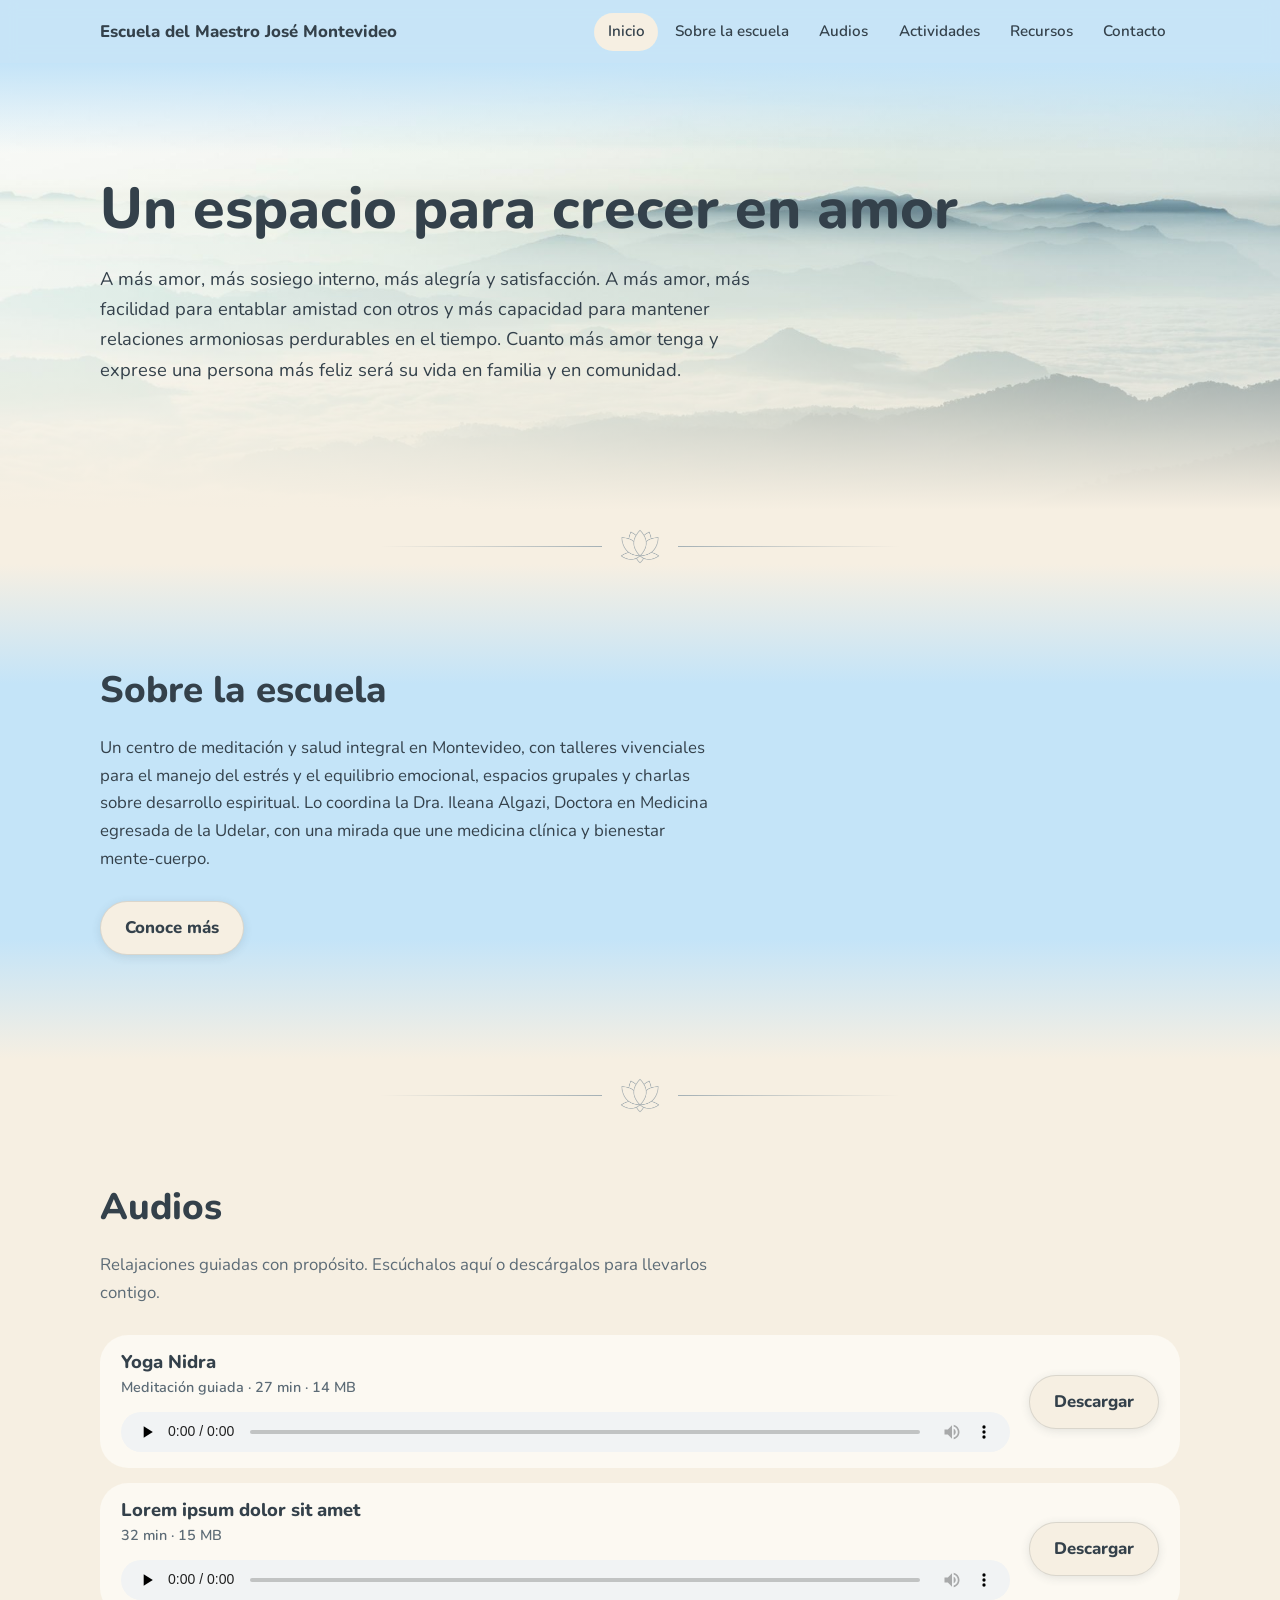
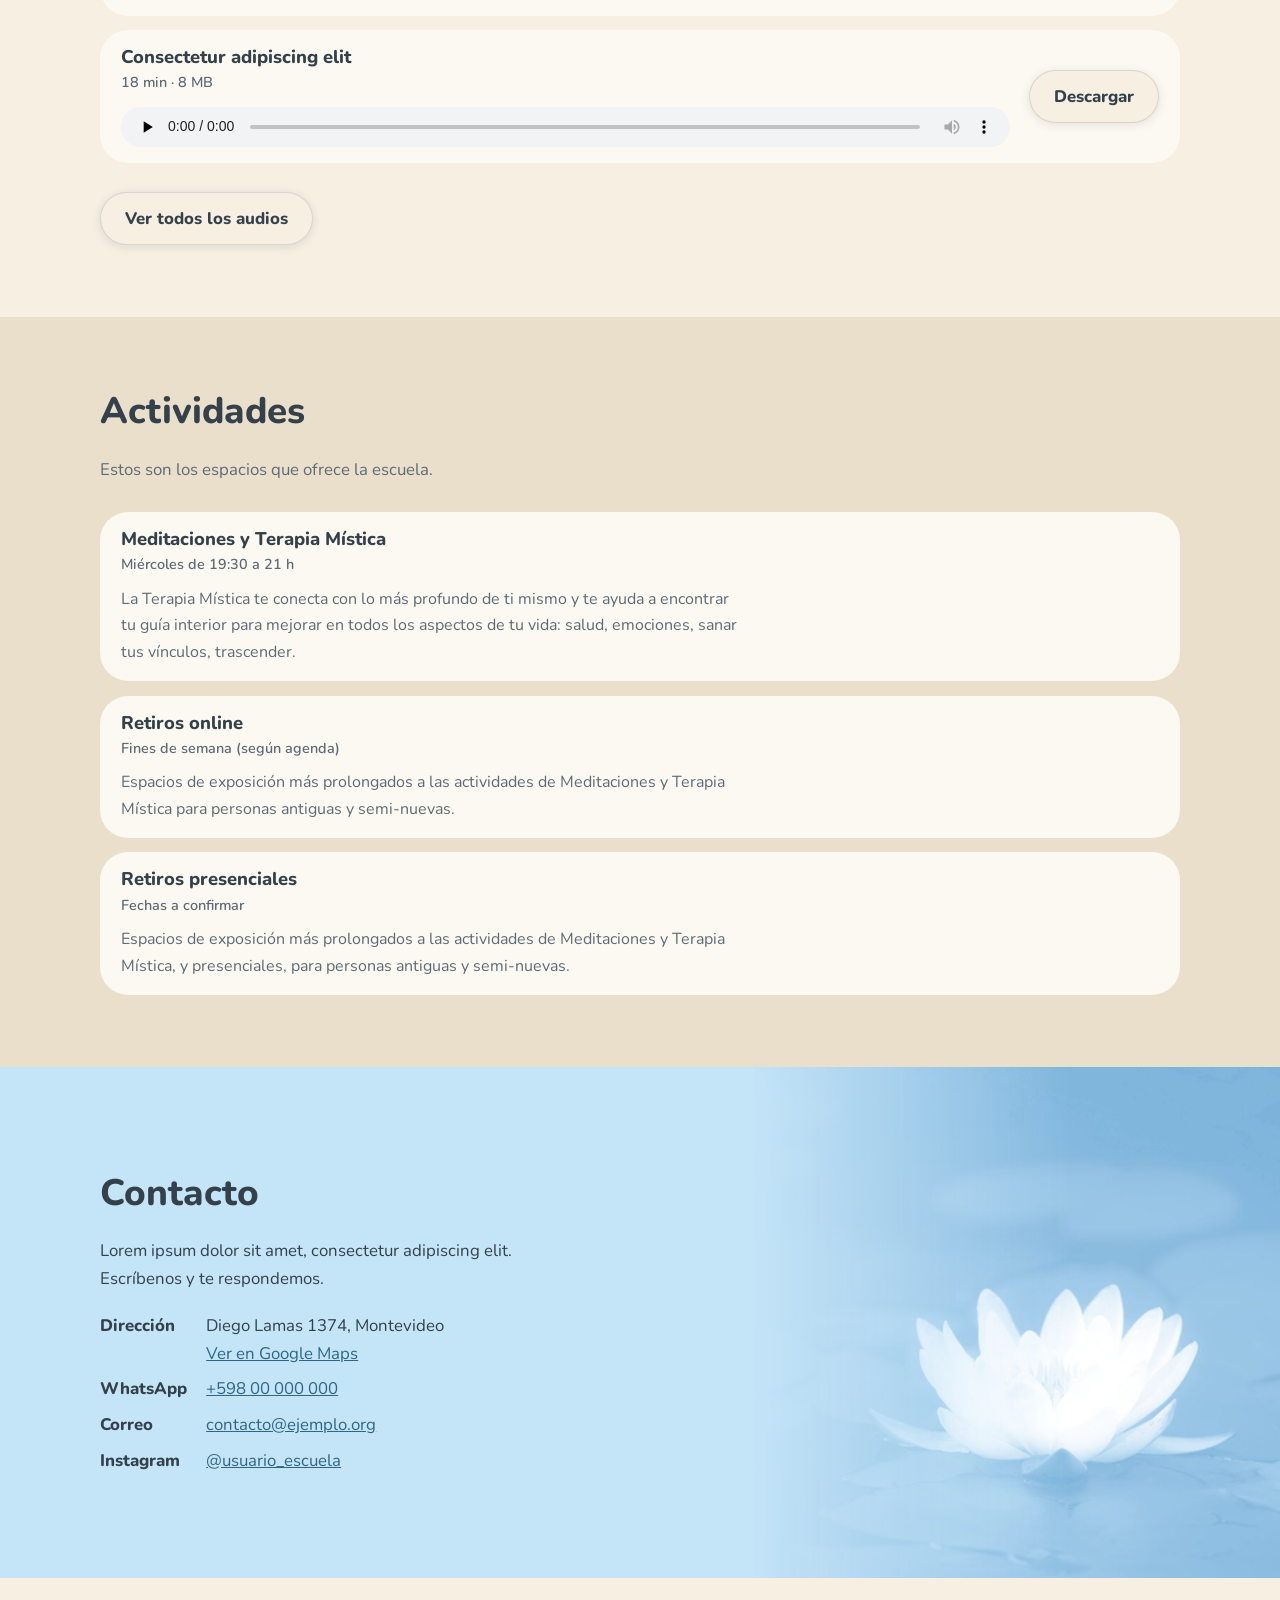
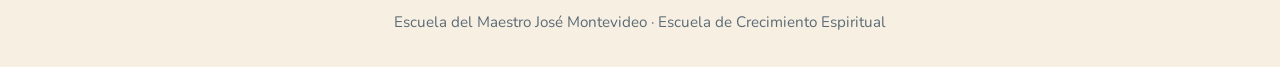
<file: index.html>
<!DOCTYPE html>
<html lang="es">
<head>
<meta charset="utf-8">
<meta name="viewport" content="width=device-width, initial-scale=1">
<title>Escuela del Maestro José Montevideo</title>
<link rel="preconnect" href="https://fonts.googleapis.com">
<link rel="preconnect" href="https://fonts.gstatic.com" crossorigin>
<link href="https://fonts.googleapis.com/css2?family=Nunito:wght@400;600;800&display=swap" rel="stylesheet">
<link rel="stylesheet" href="styles.css?v=12">
</head>
<body>

<header>
  <nav class="wrap" aria-label="Principal">
    <a class="marca" href="index.html">Escuela del Maestro José Montevideo</a>
    <ul><li><a href="index.html" aria-current="page">Inicio</a></li><li><a href="sobre-la-escuela.html">Sobre la escuela</a></li><li><a href="audios.html">Audios</a></li><li><a href="index.html#actividades">Actividades</a></li><li><a href="recursos.html">Recursos</a></li><li><a href="index.html#contacto">Contacto</a></li></ul>
  </nav>
</header>

<main>


<section id="inicio" class="hero fondo nubes">
  <div class="wrap">
    <div>
      <h1>Un espacio para crecer en amor</h1>
      <p>A más amor, más sosiego interno, más alegría y satisfacción. A más amor, más facilidad para entablar amistad con otros y más capacidad para mantener relaciones armoniosas perdurables en el tiempo. Cuanto más amor tenga y exprese una persona más feliz será su vida en familia y en comunidad.</p>
    </div>
  </div>
</section>
<div class="divisor" aria-hidden="true">
  <img src="img/loto-separador.png" alt="" width="40" height="35">
</div>

<section id="escuela" class="celeste">
  <div class="wrap">
    <div>
      <h2>Sobre la escuela</h2>
      <p>Un centro de meditación y salud integral en Montevideo, con talleres vivenciales para el manejo del estrés y el equilibrio emocional, espacios grupales y charlas sobre desarrollo espiritual. Lo coordina la Dra. Ileana Algazi, Doctora en Medicina egresada de la Udelar, con una mirada que une medicina clínica y bienestar mente-cuerpo.</p>
      <div class="mas"><a class="btn" href="sobre-la-escuela.html">Conoce más</a></div>
    </div>
  </div>
</section>
<div class="divisor" aria-hidden="true">
  <img src="img/loto-separador.png" alt="" width="40" height="35">
</div>

<section id="audios">
  <div class="wrap">
    <h2>Audios</h2>
    <p style="margin-bottom:1.8rem;color:var(--suave)">Relajaciones guiadas con propósito. Escúchalos aquí o descárgalos para llevarlos contigo.</p>
    <ul class="lista">
      <li class="fila"><div class="txt"><h3>Yoga Nidra</h3><small>Meditación guiada · 27 min · 14 MB</small><audio controls preload="none" src="audios/yoga-nidra.mp3">Tu navegador no puede reproducir audio.</audio></div><a class="btn" href="audios/yoga-nidra.mp3" download>Descargar</a></li>
      <li class="fila"><div class="txt"><h3>Lorem ipsum dolor sit amet</h3><small>32 min · 15 MB</small><audio controls preload="none" src="audios/charla-01.mp3">Tu navegador no puede reproducir audio.</audio></div><a class="btn" href="audios/charla-01.mp3" download>Descargar</a></li>
      <li class="fila"><div class="txt"><h3>Consectetur adipiscing elit</h3><small>18 min · 8 MB</small><audio controls preload="none" src="audios/charla-02.mp3">Tu navegador no puede reproducir audio.</audio></div><a class="btn" href="audios/charla-02.mp3" download>Descargar</a></li>
    </ul>
    <div class="mas"><a class="btn" href="audios.html">Ver todos los audios</a></div>
  </div>
</section>

<section id="actividades" class="arena2">
  <div class="wrap">
    <h2>Actividades</h2>
    <p style="margin-bottom:1.8rem;color:var(--suave)">Estos son los espacios que ofrece la escuela.</p>
    <ul class="lista">
      <li class="fila"><div class="txt"><h3>Meditaciones y Terapia Mística</h3><small>Miércoles de 19:30 a 21 h</small><p>La Terapia Mística te conecta con lo más profundo de ti mismo y te ayuda a encontrar tu guía interior para mejorar en todos los aspectos de tu vida: salud, emociones, sanar tus vínculos, trascender.</p></div></li>
      <li class="fila"><div class="txt"><h3>Retiros online</h3><small>Fines de semana (según agenda)</small><p>Espacios de exposición más prolongados a las actividades de Meditaciones y Terapia Mística para personas antiguas y semi-nuevas.</p></div></li>
      <li class="fila"><div class="txt"><h3>Retiros presenciales</h3><small>Fechas a confirmar</small><p>Espacios de exposición más prolongados a las actividades de Meditaciones y Terapia Mística, y presenciales, para personas antiguas y semi-nuevas.</p></div></li>
    </ul>
  </div>
</section>

<section id="contacto" class="celeste contacto">
  <div class="wrap">
    <div>
      <h2>Contacto</h2>
      <p>Lorem ipsum dolor sit amet, consectetur adipiscing elit. Escríbenos y te respondemos.</p>
      <dl>
        <dt>Dirección</dt><dd>Diego Lamas 1374, Montevideo<br><a href="https://www.google.com/maps/search/?api=1&amp;query=Diego+Lamas+1374+Montevideo" target="_blank" rel="noopener">Ver en Google Maps</a></dd>
        <dt>WhatsApp</dt><dd><a href="https://wa.me/59800000000">+598 00 000 000</a></dd>
        <dt>Correo</dt><dd><a href="mailto:contacto@ejemplo.org">contacto@ejemplo.org</a></dd>
        <dt>Instagram</dt><dd><a href="https://www.instagram.com/usuario_escuela" target="_blank" rel="noopener">@usuario_escuela</a></dd>
      </dl>
    </div>
  </div>
</section>


</main>

<footer><div class="wrap">Escuela del Maestro José Montevideo · Escuela de Crecimiento Espiritual</div></footer>

</body>
</html>
</file>
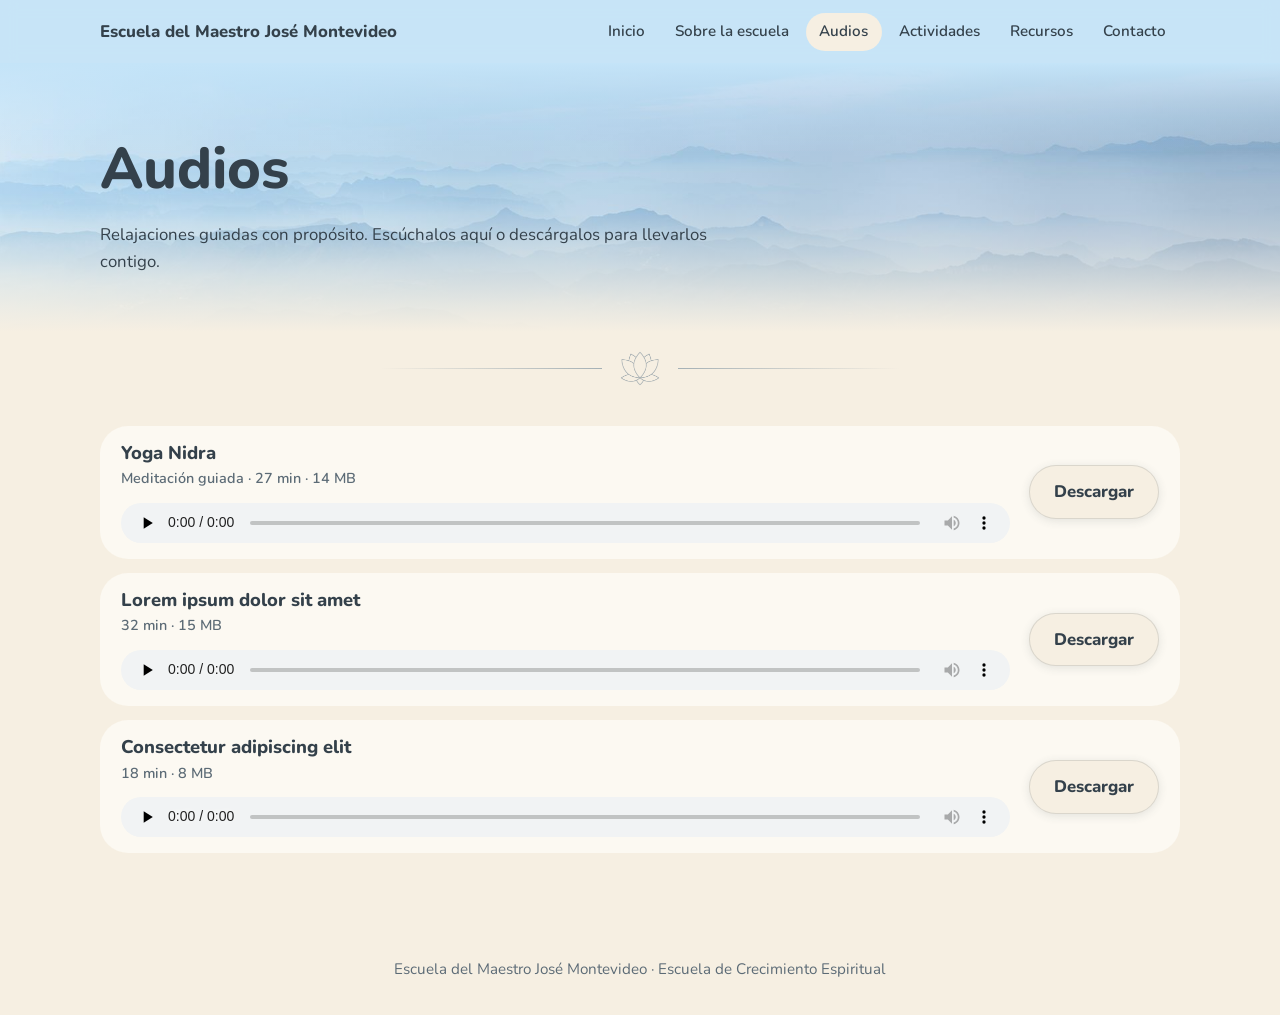
<file: audios.html>
<!DOCTYPE html>
<html lang="es">
<head>
<meta charset="utf-8">
<meta name="viewport" content="width=device-width, initial-scale=1">
<title>Audios · Escuela del Maestro José Montevideo</title>
<link rel="preconnect" href="https://fonts.googleapis.com">
<link rel="preconnect" href="https://fonts.gstatic.com" crossorigin>
<link href="https://fonts.googleapis.com/css2?family=Nunito:wght@400;600;800&display=swap" rel="stylesheet">
<link rel="stylesheet" href="styles.css?v=12">
</head>
<body>

<header>
  <nav class="wrap" aria-label="Principal">
    <a class="marca" href="index.html">Escuela del Maestro José Montevideo</a>
    <ul><li><a href="index.html">Inicio</a></li><li><a href="sobre-la-escuela.html">Sobre la escuela</a></li><li><a href="audios.html" aria-current="page">Audios</a></li><li><a href="index.html#actividades">Actividades</a></li><li><a href="recursos.html">Recursos</a></li><li><a href="index.html#contacto">Contacto</a></li></ul>
  </nav>
</header>

<main>
<section class="cabecera fondo cielo">
  <div class="wrap">
    <h1>Audios</h1>
    <p style="margin-top:1rem">Relajaciones guiadas con propósito. Escúchalos aquí o descárgalos para llevarlos contigo.</p>
  </div>
</section>
<div class="divisor" aria-hidden="true">
  <img src="img/loto-separador.png" alt="" width="40" height="35">
</div>
<section>
  <div class="wrap">
    
    <ul class="lista">
      <li class="fila"><div class="txt"><h3>Yoga Nidra</h3><small>Meditación guiada · 27 min · 14 MB</small><audio controls preload="none" src="audios/yoga-nidra.mp3">Tu navegador no puede reproducir audio.</audio></div><a class="btn" href="audios/yoga-nidra.mp3" download>Descargar</a></li>
      <li class="fila"><div class="txt"><h3>Lorem ipsum dolor sit amet</h3><small>32 min · 15 MB</small><audio controls preload="none" src="audios/charla-01.mp3">Tu navegador no puede reproducir audio.</audio></div><a class="btn" href="audios/charla-01.mp3" download>Descargar</a></li>
      <li class="fila"><div class="txt"><h3>Consectetur adipiscing elit</h3><small>18 min · 8 MB</small><audio controls preload="none" src="audios/charla-02.mp3">Tu navegador no puede reproducir audio.</audio></div><a class="btn" href="audios/charla-02.mp3" download>Descargar</a></li>
    </ul>
  </div>
</section>
</main>

<footer><div class="wrap">Escuela del Maestro José Montevideo · Escuela de Crecimiento Espiritual</div></footer>

</body>
</html>
</file>
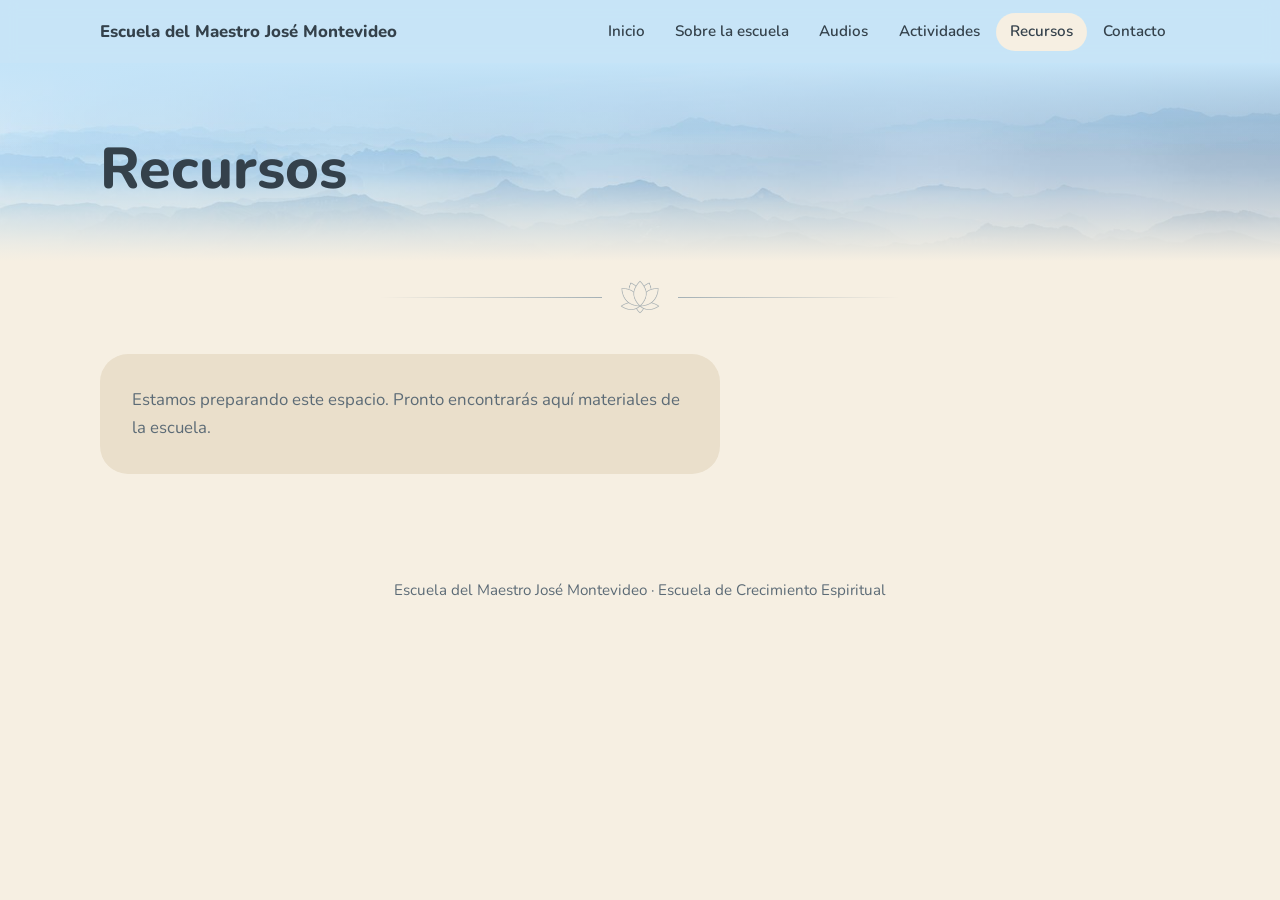
<file: recursos.html>
<!DOCTYPE html>
<html lang="es">
<head>
<meta charset="utf-8">
<meta name="viewport" content="width=device-width, initial-scale=1">
<title>Recursos · Escuela del Maestro José Montevideo</title>
<link rel="preconnect" href="https://fonts.googleapis.com">
<link rel="preconnect" href="https://fonts.gstatic.com" crossorigin>
<link href="https://fonts.googleapis.com/css2?family=Nunito:wght@400;600;800&display=swap" rel="stylesheet">
<link rel="stylesheet" href="styles.css?v=12">
</head>
<body>

<header>
  <nav class="wrap" aria-label="Principal">
    <a class="marca" href="index.html">Escuela del Maestro José Montevideo</a>
    <ul><li><a href="index.html">Inicio</a></li><li><a href="sobre-la-escuela.html">Sobre la escuela</a></li><li><a href="audios.html">Audios</a></li><li><a href="index.html#actividades">Actividades</a></li><li><a href="recursos.html" aria-current="page">Recursos</a></li><li><a href="index.html#contacto">Contacto</a></li></ul>
  </nav>
</header>

<main>
<section class="cabecera fondo cielo">
  <div class="wrap">
    <h1>Recursos</h1>
  </div>
</section>
<div class="divisor" aria-hidden="true">
  <img src="img/loto-separador.png" alt="" width="40" height="35">
</div>
<section>
  <div class="wrap">
    
    <p class="vacio">Estamos preparando este espacio. Pronto encontrarás aquí materiales de la escuela.</p>
  </div>
</section>
</main>

<footer><div class="wrap">Escuela del Maestro José Montevideo · Escuela de Crecimiento Espiritual</div></footer>

</body>
</html>
</file>
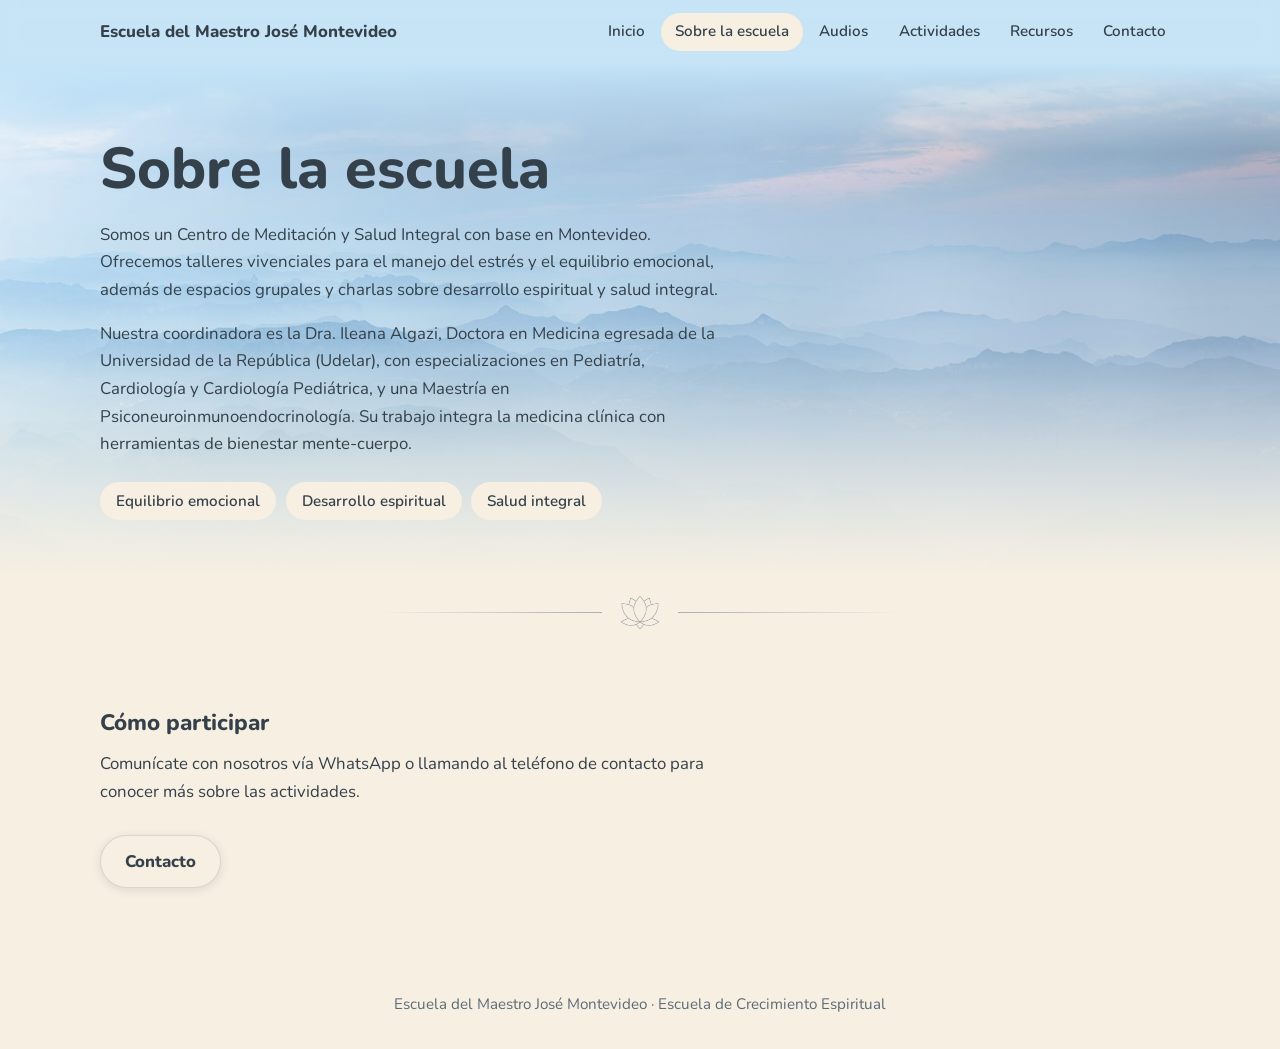
<file: sobre-la-escuela.html>
<!DOCTYPE html>
<html lang="es">
<head>
<meta charset="utf-8">
<meta name="viewport" content="width=device-width, initial-scale=1">
<title>Sobre la escuela · Escuela del Maestro José Montevideo</title>
<link rel="preconnect" href="https://fonts.googleapis.com">
<link rel="preconnect" href="https://fonts.gstatic.com" crossorigin>
<link href="https://fonts.googleapis.com/css2?family=Nunito:wght@400;600;800&display=swap" rel="stylesheet">
<link rel="stylesheet" href="styles.css?v=12">
</head>
<body>

<header>
  <nav class="wrap" aria-label="Principal">
    <a class="marca" href="index.html">Escuela del Maestro José Montevideo</a>
    <ul><li><a href="index.html">Inicio</a></li><li><a href="sobre-la-escuela.html" aria-current="page">Sobre la escuela</a></li><li><a href="audios.html">Audios</a></li><li><a href="index.html#actividades">Actividades</a></li><li><a href="recursos.html">Recursos</a></li><li><a href="index.html#contacto">Contacto</a></li></ul>
  </nav>
</header>

<main>
<section class="cabecera fondo cielo">
  <div class="wrap">
      <h1>Sobre la escuela</h1>
      <p style="margin-top:1rem">Somos un Centro de Meditación y Salud Integral con base en Montevideo. Ofrecemos talleres vivenciales para el manejo del estrés y el equilibrio emocional, además de espacios grupales y charlas sobre desarrollo espiritual y salud integral.</p>
    <p style="margin-top:1rem">Nuestra coordinadora es la Dra. Ileana Algazi, Doctora en Medicina egresada de la Universidad de la República (Udelar), con especializaciones en Pediatría, Cardiología y Cardiología Pediátrica, y una Maestría en Psiconeuroinmunoendocrinología. Su trabajo integra la medicina clínica con herramientas de bienestar mente-cuerpo.</p>
      <ul class="valores"><li>Equilibrio emocional</li><li>Desarrollo espiritual</li><li>Salud integral</li></ul>
    </div>
</section>
<div class="divisor" aria-hidden="true">
  <img src="img/loto-separador.png" alt="" width="40" height="35">
</div>
<section class="texto">
  <div class="wrap">
    <h2>Cómo participar</h2>
    <p>Comunícate con nosotros vía WhatsApp o llamando al teléfono de contacto para conocer más sobre las actividades.</p>
    <div class="mas"><a class="btn" href="index.html#contacto">Contacto</a></div>
  </div>
</section>
</main>

<footer><div class="wrap">Escuela del Maestro José Montevideo · Escuela de Crecimiento Espiritual</div></footer>

</body>
</html>
</file>
<file: styles.css>
:root{
  --arena:#F6EFE2; --arena-2:#EADFCB; --celeste:#C4E4F8; --celeste-2:#96CCEE;
  --tinta:#34414B; --suave:#5C6B76; --enlace:#2F6684; --r:28px;
}
*{box-sizing:border-box;margin:0}
html{scroll-padding-top:76px}
@media (prefers-reduced-motion:no-preference){html{scroll-behavior:smooth}}
body{font-family:"Nunito",system-ui,sans-serif;background:var(--arena);color:var(--tinta);line-height:1.65;font-size:1.05rem}
img{display:block;max-width:100%}
a{color:var(--enlace)}
a:focus-visible,button:focus-visible{outline:3px solid var(--enlace);outline-offset:3px;border-radius:8px}
h1,h2,h3{line-height:1.2;font-weight:800}
h1{font-size:clamp(2.2rem,5.5vw,3.6rem)}
h2{font-size:clamp(1.7rem,3.5vw,2.3rem);margin-bottom:.6em}
h3{font-size:1.15rem}
p{max-width:62ch}
.wrap{width:min(1080px,100% - 2.5rem);margin-inline:auto}
section{padding:4.5rem 0}

/* Navegación */
header{position:sticky;top:0;z-index:10;background:var(--celeste);background:color-mix(in srgb,var(--celeste) 94%,transparent);backdrop-filter:blur(8px)}
nav{display:flex;align-items:center;justify-content:space-between;gap:1rem;flex-wrap:wrap;padding:.8rem 0}
.marca{font-weight:800;text-decoration:none;color:var(--tinta)}
nav ul{display:flex;gap:.2rem;list-style:none;padding:0;flex-wrap:wrap}
nav ul a{display:block;padding:.4rem .85rem;border-radius:999px;text-decoration:none;color:var(--tinta);font-weight:600;font-size:.95rem}
nav ul a:hover{background:var(--arena)}

/* Botones */
.btn{display:inline-block;padding:.75rem 1.5rem;border-radius:999px;background:var(--arena);border:1px solid rgba(52,65,75,.14);box-shadow:0 2px 10px rgba(52,65,75,.12);color:var(--tinta);font-weight:800;text-decoration:none;transition:background .2s}
.btn:hover{background:#fff}

/* Inicio */
.hero .wrap{display:grid;grid-template-columns:1.1fr .9fr;gap:3rem;align-items:center}
.hero p{margin:1.2rem 0 1.8rem;color:var(--suave);font-size:1.15rem}

/* Olas */

/* Bandas de color */
.celeste{background:linear-gradient(var(--arena),var(--celeste) 120px,var(--celeste) calc(100% - 120px),var(--arena));padding:6.5rem 0}
.arena2{background:var(--arena-2)}

/* Sobre la escuela */
.dos{display:grid;grid-template-columns:.9fr 1.1fr;gap:3rem;align-items:center}
.dos p+p{margin-top:1rem}
.valores{display:flex;gap:.6rem;flex-wrap:wrap;margin-top:1.5rem;list-style:none;padding:0}
.valores li{background:var(--arena);padding:.4rem 1rem;border-radius:999px;font-weight:600;font-size:.95rem}

/* Listas: audios y actividades */
.lista{list-style:none;padding:0;display:grid;gap:.9rem}
.fila{display:flex;align-items:center;gap:1.2rem;background:#FCF9F2;padding:1rem 1.3rem;border-radius:var(--r)}
.fila .txt{flex:1}
.fila small{color:var(--suave);font-size:.9rem}
.fila small{font-weight:600}
.fila p{margin-top:.5rem;color:var(--suave);font-size:1rem}
audio{display:block;width:100%;height:40px;margin-top:.7rem}

/* Recursos */

/* Contacto */
.celeste.contacto{background:var(--celeste)}
.contacto dl{display:grid;grid-template-columns:auto 1fr;gap:.5rem 1.2rem;margin-top:1.2rem}
.contacto dt{font-weight:800}

.vacio{background:var(--arena-2);padding:2rem;border-radius:var(--r);color:var(--suave)}
footer{padding:2rem 0;text-align:center;color:var(--suave);font-size:.95rem}

@media (max-width:760px){
  .hero .wrap,.dos,.contacto .dos{grid-template-columns:1fr;gap:2rem}
  section{padding:3.2rem 0}
  nav ul{flex-wrap:nowrap;overflow-x:auto;width:100%;padding-bottom:.2rem}
  nav ul a{white-space:nowrap}
  .fila{flex-wrap:wrap}
}

/* Varias páginas */
nav ul a[aria-current="page"]{background:var(--arena)}
.mas{margin-top:1.8rem}
.texto h2{margin-top:1.8em;font-size:1.4rem}
.texto p+p{margin-top:1rem}
.texto{padding-top:0}

/* Fondos de naturaleza difuminados */
.fondo{position:relative;isolation:isolate;background-size:cover;background-repeat:no-repeat}
.fondo::before{content:"";position:absolute;inset:0;z-index:-1;background:linear-gradient(var(--celeste),transparent 90px),linear-gradient(rgba(246,239,226,.12),rgba(246,239,226,.34) 55%,var(--arena))}
.cielo{background-image:url(img/fondo-montanas.jpg);background-position:50% 40%}
.nubes{background-image:url(img/fondo-nubes.jpg);background-position:50% 50%}
.hero{padding:7rem 0 6rem}
.hero .wrap{display:block}
.hero p{color:var(--tinta);max-width:60ch}
.cabecera{padding:4.5rem 0 3.5rem}
.cabecera p{color:var(--tinta)}
.cabecera + section{padding-top:3rem}
@media (max-width:760px){.hero{padding:4.5rem 0 4rem}.cabecera{padding:3rem 0 2.5rem}}
@media (max-width:760px){.celeste{padding:5rem 0}}

/* Separador de loto */
.divisor{display:flex;align-items:center;gap:1.1rem;width:min(520px,100% - 2.5rem);margin:1.2rem auto 0;color:#6F8798;opacity:.6}
.divisor::before,.divisor::after{content:"";flex:1;height:1px;background:linear-gradient(90deg,transparent,currentColor)}
.divisor::after{background:linear-gradient(270deg,transparent,currentColor)}
.divisor img{width:40px;height:auto;flex:none}
.cabecera + .divisor + section{padding-top:2.5rem}

/* Contacto: loto a la derecha, texto sobre zona lisa */
.contacto{position:relative;isolation:isolate;overflow:hidden}
.contacto::before{content:"";position:absolute;z-index:-1;top:0;right:0;bottom:0;width:55%;background:url(img/fondo-loto.jpg) center/cover no-repeat;-webkit-mask-image:linear-gradient(90deg,transparent 25%,#000 70%);mask-image:linear-gradient(90deg,transparent 25%,#000 70%)}
.contacto .wrap>div{max-width:480px}
@media (max-width:900px){
  .contacto{padding-bottom:calc(5rem + 210px)}
  .contacto::before{top:auto;width:100%;height:260px;-webkit-mask-image:linear-gradient(180deg,transparent,#000 60%);mask-image:linear-gradient(180deg,transparent,#000 60%)}
}
</file>
